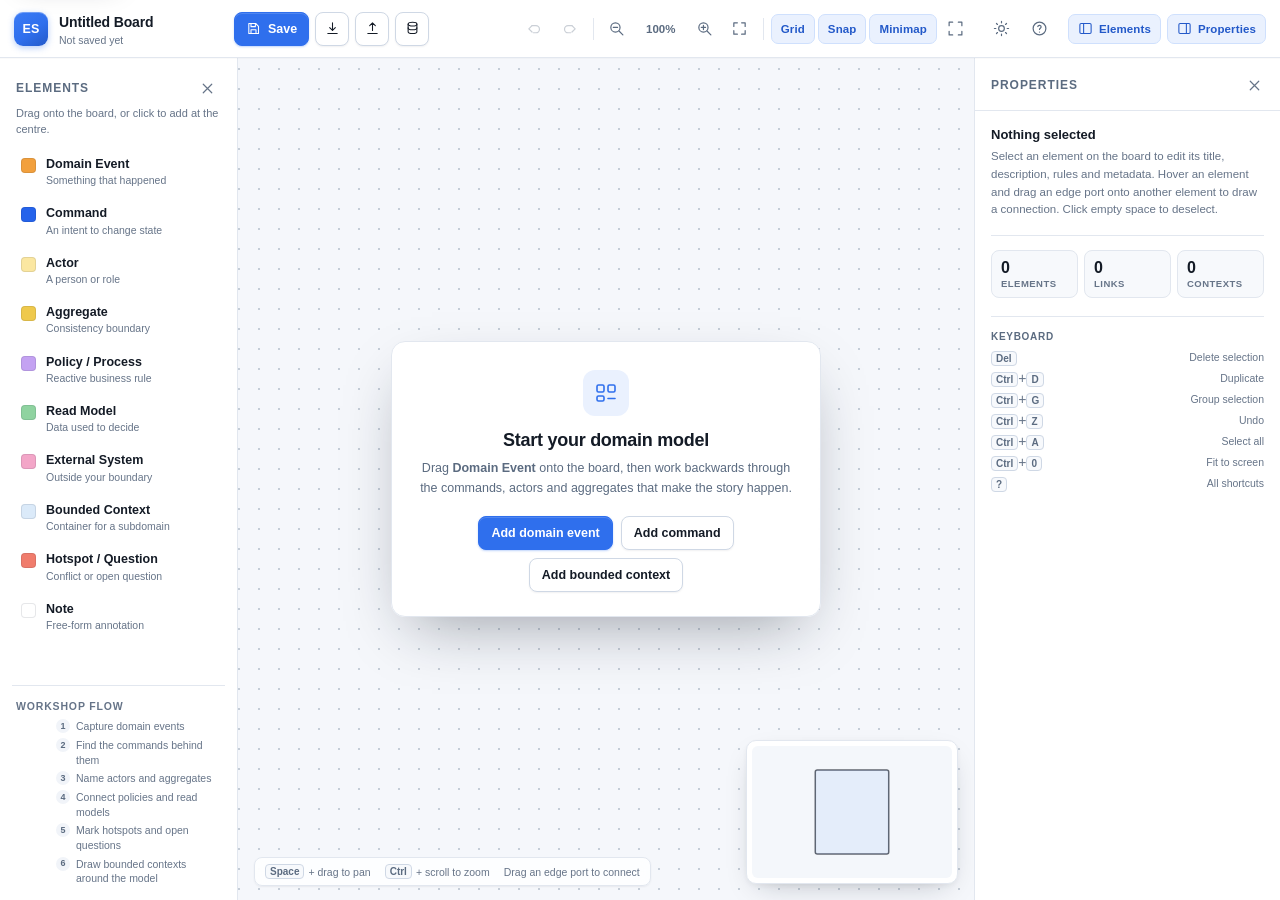
<file: index.html>
<!DOCTYPE html>
<html lang="en">
<head>
  <meta charset="UTF-8">
  <meta name="viewport" content="width=device-width, initial-scale=1">
  <meta name="description" content="A standalone Event Storming workspace for domain modeling workshops.">
  <meta name="color-scheme" content="light dark">
  <meta name="theme-color" content="#2F6FED">
  <link rel="icon" href="data:image/svg+xml,%3Csvg xmlns='http://www.w3.org/2000/svg' viewBox='0 0 32 32'%3E%3Crect width='32' height='32' rx='7' fill='%232F6FED'/%3E%3Ctext x='16' y='22' font-family='Segoe UI,Arial,sans-serif' font-size='13' font-weight='700' fill='white' text-anchor='middle'%3EES%3C/text%3E%3C/svg%3E">
  <title>Event Storming Board</title>
  <script>
    /* Apply the saved theme and panel layout before paint to avoid a flash. */
    (function () {
      var root = document.documentElement;
      var theme = null;
      var panels = null;
      try { theme = localStorage.getItem('esb:v1:theme'); } catch (err) { theme = null; }
      try { panels = JSON.parse(localStorage.getItem('esb:v1:panels') || 'null'); } catch (err) { panels = null; }
      if (theme !== 'light' && theme !== 'dark') {
        theme = window.matchMedia && window.matchMedia('(prefers-color-scheme: dark)').matches
          ? 'dark'
          : 'light';
      }
      root.setAttribute('data-theme', theme);
      root.style.colorScheme = theme;
      if (panels && panels.sidebar === false) root.classList.add('sidebar-collapsed');
      if (panels && panels.inspector === false) root.classList.add('inspector-collapsed');
      var meta = document.querySelector('meta[name="theme-color"]');
      if (meta) meta.setAttribute('content', theme === 'dark' ? '#0B1119' : '#2F6FED');
    })();
  </script>
  <link rel="stylesheet" href="styles.css">
</head>
<body>
  <a class="skip-link" href="#canvasSurface">Skip to board</a>
  <noscript>
    <div class="noscript" role="alert">
      <strong>JavaScript is required.</strong> Event Storm Board runs entirely in your browser, so enable
      JavaScript and reload this page. Your saved boards stay in this browser.
    </div>
  </noscript>
  <div class="app" id="app">

    <header class="toolbar" role="banner">
      <div class="toolbar__brand">
        <span class="brand-mark" aria-hidden="true">ES</span>
        <div class="project-block">
          <input id="projectName" class="project-name" type="text" value="Untitled Board"
                 aria-label="Project name" spellcheck="false" autocomplete="off">
          <span class="save-status" id="saveStatus" role="status" aria-live="polite">Not saved yet</span>
        </div>
      </div>

      <div class="toolbar__group toolbar__group--primary" role="group" aria-label="Project actions">
        <button id="btnSave" class="btn btn--primary" type="button" title="Save project (Ctrl+S)" aria-keyshortcuts="Control+S">
          <svg viewBox="0 0 24 24" aria-hidden="true"><path d="M4.5 4h11L20 8.5V20H4.5z"/><path d="M8 4v5h7V4M8 20v-6h8v6"/></svg>
          <span>Save</span>
        </button>
        <button id="btnExport" class="btn" type="button" title="Export the project as JSON">
          <svg viewBox="0 0 24 24" aria-hidden="true"><path d="M12 3v12M7.5 10.5 12 15l4.5-4.5M4.5 20h15"/></svg>
          <span>Export</span>
        </button>
        <button id="btnImport" class="btn" type="button" title="Import a project JSON file">
          <svg viewBox="0 0 24 24" aria-hidden="true"><path d="M12 15V3M7.5 7.5 12 3l4.5 4.5M4.5 20h15"/></svg>
          <span>Import</span>
        </button>
        <button id="btnStorage" class="btn" type="button" title="Inspect, repair or clear local project storage">
          <svg viewBox="0 0 24 24" aria-hidden="true"><ellipse cx="12" cy="5" rx="7" ry="3"/><path d="M5 5v6c0 1.7 3.1 3 7 3s7-1.3 7-3V5"/><path d="M5 11v6c0 1.7 3.1 3 7 3s7-1.3 7-3v-6"/></svg>
          <span>Storage</span>
        </button>
      </div>

      <div class="toolbar__group toolbar__group--tools" role="group" aria-label="Board tools">
        <button id="btnUndo" class="icon-btn" type="button" aria-label="Undo" title="Undo (Ctrl+Z)" aria-keyshortcuts="Control+Z" disabled>
          <svg viewBox="0 0 24 24" aria-hidden="true"><path d="M8.5 8H14a5 5 0 0 1 0 10h-3.5"/><path d="M8.5 8 4 12.5 8.5 17"/></svg>
        </button>
        <button id="btnRedo" class="icon-btn" type="button" aria-label="Redo" title="Redo (Ctrl+Y)" aria-keyshortcuts="Control+Shift+Z" disabled>
          <svg viewBox="0 0 24 24" aria-hidden="true"><path d="M15.5 8H10a5 5 0 0 0 0 10h3.5"/><path d="M15.5 8 20 12.5 15.5 17"/></svg>
        </button>

        <span class="toolbar__divider" aria-hidden="true"></span>

        <button id="btnZoomOut" class="icon-btn" type="button" aria-label="Zoom out" title="Zoom out (−)">
          <svg viewBox="0 0 24 24" aria-hidden="true"><circle cx="10.5" cy="10.5" r="6.5"/><path d="M15.5 15.5 21 21M7.5 10.5h6"/></svg>
        </button>
        <button id="zoomLabel" class="zoom-label" type="button" aria-label="Reset zoom to 100%" title="Reset zoom to 100%">100%</button>
        <button id="btnZoomIn" class="icon-btn" type="button" aria-label="Zoom in" title="Zoom in (+)">
          <svg viewBox="0 0 24 24" aria-hidden="true"><circle cx="10.5" cy="10.5" r="6.5"/><path d="M15.5 15.5 21 21M7.5 10.5h6M10.5 7.5v6"/></svg>
        </button>
        <button id="btnFit" class="icon-btn" type="button" aria-label="Fit board to screen" title="Fit to screen (Ctrl+0)" aria-keyshortcuts="Control+0">
          <svg viewBox="0 0 24 24" aria-hidden="true"><path d="M9 4H4v5M15 4h5v5M9 20H4v-5M15 20h5v-5"/></svg>
        </button>

        <span class="toolbar__divider" aria-hidden="true"></span>

        <button id="btnGrid" class="toggle-btn" type="button" aria-pressed="true" title="Toggle grid (G)" aria-keyshortcuts="G">Grid</button>
        <button id="btnSnap" class="toggle-btn" type="button" aria-pressed="true" title="Snap elements to the grid">Snap</button>
        <button id="btnMinimap" class="toggle-btn" type="button" aria-pressed="true" title="Toggle minimap (M)" aria-keyshortcuts="M">Minimap</button>
        <button id="btnFullscreen" class="icon-btn" type="button" aria-label="Toggle fullscreen" title="Fullscreen (F)" aria-keyshortcuts="F" aria-pressed="false">
          <svg viewBox="0 0 24 24" aria-hidden="true"><path d="M8 3H3v5M16 3h5v5M8 21H3v-5M16 21h5v-5"/></svg>
        </button>
      </div>

      <div class="toolbar__group toolbar__group--help">
        <button id="btnTheme" class="icon-btn theme-toggle" type="button" aria-label="Dark mode" aria-pressed="false" title="Switch to dark theme">
          <svg class="theme-icon theme-icon--sun" viewBox="0 0 24 24" aria-hidden="true"><circle cx="12" cy="12" r="4"/><path d="M12 2v2M12 20v2M4.9 4.9l1.4 1.4M17.7 17.7l1.4 1.4M2 12h2M20 12h2M4.9 19.1l1.4-1.4M17.7 6.3l1.4-1.4"/></svg>
          <svg class="theme-icon theme-icon--moon" viewBox="0 0 24 24" aria-hidden="true"><path d="M20 13.2A8.1 8.1 0 0 1 10.8 4 8.5 8.5 0 1 0 20 13.2Z"/></svg>
        </button>
        <button id="btnHelp" class="icon-btn" type="button" aria-label="Keyboard shortcuts and help" title="Help (?)" aria-keyshortcuts="Shift+?">
          <svg viewBox="0 0 24 24" aria-hidden="true"><circle cx="12" cy="12" r="9"/><path d="M9.6 9.2a2.4 2.4 0 0 1 4.7.8c0 1.6-2.3 1.8-2.3 3.4"/><path d="M12 17h.01"/></svg>
        </button>
      </div>

      <div class="toolbar__group toolbar__group--compact" role="group" aria-label="Panels">
        <button id="btnToggleSidebar" class="toggle-btn toggle-btn--panel" type="button" aria-expanded="true" aria-controls="sidebar" aria-label="Elements panel" title="Hide elements panel">
          <svg viewBox="0 0 24 24" aria-hidden="true"><rect x="3" y="4" width="18" height="16" rx="2"/><path d="M9 4v16"/></svg>
          <span>Elements</span>
        </button>
        <button id="btnToggleInspector" class="toggle-btn toggle-btn--panel" type="button" aria-expanded="true" aria-controls="inspector" aria-label="Properties panel" title="Hide properties panel">
          <svg viewBox="0 0 24 24" aria-hidden="true"><rect x="3" y="4" width="18" height="16" rx="2"/><path d="M15 4v16"/></svg>
          <span>Properties</span>
        </button>
      </div>
    </header>

    <main class="workspace">

      <aside class="sidebar" id="sidebar" aria-label="Event Storming element palette">
        <div class="sidebar__header">
          <div class="sidebar__header-row">
            <h2 class="sidebar__title">Elements</h2>
            <button id="btnCloseSidebar" class="icon-btn icon-btn--subtle" type="button" aria-label="Hide elements panel" title="Hide elements panel">
              <svg viewBox="0 0 24 24" aria-hidden="true"><path d="M6 6l12 12M18 6 6 18"/></svg>
            </button>
          </div>
          <p class="sidebar__hint">Drag onto the board, or click to add at the centre.</p>
        </div>
        <div class="palette" id="palette"></div>
        <div class="sidebar__footer">
          <h3 class="sidebar__subtitle">Workshop flow</h3>
          <ol class="flow">
            <li>Capture domain events</li>
            <li>Find the commands behind them</li>
            <li>Name actors and aggregates</li>
            <li>Connect policies and read models</li>
            <li>Mark hotspots and open questions</li>
            <li>Draw bounded contexts around the model</li>
          </ol>
        </div>
      </aside>

      <section class="canvas-shell" id="canvasShell" aria-label="Event Storming board">
        <p class="sr-only" id="boardInstructions">The board is an interactive canvas. Use Tab to move through the elements. Enter renames the focused element, arrow keys move the selection, Delete removes it, and Escape clears the selection. Press question mark for the full keyboard guide.</p>
        <div class="canvas-surface" id="canvasSurface" tabindex="0"
             role="application"
             aria-label="Board canvas"
             aria-describedby="boardInstructions">
          <div class="board-layer" id="boardLayer">
            <svg class="groups-layer" id="groupsLayer" role="group" aria-label="Element groups"></svg>
            <svg class="connections-layer" id="connectionsLayer" role="group" aria-label="Connections"></svg>
            <div class="elements-layer" id="elementsLayer"></div>
          </div>
          <div class="marquee" id="marquee" hidden></div>
        </div>

        <div class="empty-state" id="emptyState">
          <div class="empty-state__card">
            <span class="empty-state__icon" aria-hidden="true">
              <svg viewBox="0 0 24 24"><rect x="3" y="4" width="7" height="7" rx="1.5"/><rect x="14" y="4" width="7" height="7" rx="1.5"/><rect x="3" y="15" width="7" height="5" rx="1.5"/><path d="M14 17.5h7"/></svg>
            </span>
            <h2>Start your domain model</h2>
            <p>Drag <strong>Domain Event</strong> onto the board, then work backwards through the commands, actors and aggregates that make the story happen.</p>
            <div class="empty-state__actions">
              <button type="button" class="btn btn--primary" data-quick-add="domainEvent">Add domain event</button>
              <button type="button" class="btn" data-quick-add="command">Add command</button>
              <button type="button" class="btn" data-quick-add="boundedContext">Add bounded context</button>
            </div>
          </div>
        </div>

        <div class="canvas-hint" id="canvasHint">
          <span><kbd>Space</kbd> + drag to pan</span>
          <span><kbd>Ctrl</kbd> + scroll to zoom</span>
          <span>Drag an edge port to connect</span>
        </div>

        <div class="minimap" id="minimap" aria-hidden="true">
          <canvas id="minimapCanvas" width="200" height="132"></canvas>
        </div>
      </section>

      <aside class="inspector" id="inspector" aria-label="Element properties">
        <div class="inspector__header">
          <h2 class="inspector__title" id="inspectorTitle">Properties</h2>
          <button id="btnCloseInspector" class="icon-btn icon-btn--subtle" type="button" aria-label="Hide properties panel" title="Hide properties panel">
            <svg viewBox="0 0 24 24" aria-hidden="true"><path d="M6 6l12 12M18 6 6 18"/></svg>
          </button>
        </div>

        <div class="inspector__scroll" id="inspectorScroll">

          <div class="inspector__empty" id="inspectorEmpty">
            <p class="inspector__empty-title">Nothing selected</p>
            <p class="inspector__empty-text">Select an element on the board to edit its title, description, rules and metadata. Hover an element and drag an edge port onto another element to draw a connection. Click empty space to deselect.</p>
            <div class="stats" id="boardStats" aria-label="Board summary"></div>
            <div class="shortcuts">
              <h3>Keyboard</h3>
              <dl>
                <div><dt><kbd>Del</kbd></dt><dd>Delete selection</dd></div>
                <div><dt><kbd>Ctrl</kbd>+<kbd>D</kbd></dt><dd>Duplicate</dd></div>
                <div><dt><kbd>Ctrl</kbd>+<kbd>G</kbd></dt><dd>Group selection</dd></div>
                <div><dt><kbd>Ctrl</kbd>+<kbd>Z</kbd></dt><dd>Undo</dd></div>
                <div><dt><kbd>Ctrl</kbd>+<kbd>A</kbd></dt><dd>Select all</dd></div>
                <div><dt><kbd>Ctrl</kbd>+<kbd>0</kbd></dt><dd>Fit to screen</dd></div>
                <div><dt><kbd>?</kbd></dt><dd>All shortcuts</dd></div>
              </dl>
            </div>
          </div>

          <form class="inspector__body" id="inspectorBody" hidden autocomplete="off">
            <div class="inspector__type-row">
              <label class="field field--inline">
                <span class="field__label">Type</span>
                <select id="fieldType" class="input"></select>
              </label>
              <span class="element-chip" id="fieldTypeChip">Domain Event</span>
            </div>

            <label class="field">
              <span class="field__label">Title</span>
              <input id="fieldTitle" class="input" type="text" maxlength="120" placeholder="Short, verb-led name">
            </label>

            <label class="field">
              <span class="field__label">Description</span>
              <textarea id="fieldDescription" class="input input--area" rows="3" placeholder="What does this element represent?"></textarea>
            </label>

            <label class="field">
              <span class="field__label">Business rules</span>
              <textarea id="fieldRules" class="input input--area" rows="3" placeholder="Invariants, constraints, decision criteria"></textarea>
            </label>

            <label class="field">
              <span class="field__label">Notes</span>
              <textarea id="fieldNotes" class="input input--area" rows="3" placeholder="Workshop notes, assumptions, follow-ups"></textarea>
            </label>

            <section class="field-group">
              <div class="field-group__header">
                <span class="field__label">Custom metadata</span>
                <button id="btnAddMeta" class="link-btn" type="button">Add field</button>
              </div>
              <div class="meta-list" id="metaList"></div>
              <p class="field__hint" id="metaEmpty">No custom fields yet.</p>
            </section>

            <section class="field-group">
              <span class="field__label">Placement</span>
              <div class="grid-2">
                <label class="field field--compact"><span class="field__label">X</span><input id="fieldX" class="input" type="number" step="1"></label>
                <label class="field field--compact"><span class="field__label">Y</span><input id="fieldY" class="input" type="number" step="1"></label>
                <label class="field field--compact"><span class="field__label">Width</span><input id="fieldW" class="input" type="number" step="1" min="80"></label>
                <label class="field field--compact"><span class="field__label">Height</span><input id="fieldH" class="input" type="number" step="1" min="48"></label>
              </div>
            </section>

            <label class="field">
              <span class="field__label">Bounded context</span>
              <select id="fieldContext" class="input"></select>
              <span class="field__hint">Groups the element inside a context container.</span>
            </label>

            <section class="field-group" id="contextMembers" hidden>
              <div class="field-group__header">
                <span class="field__label">Context members</span>
                <span class="context-members__count" id="contextMemberCount">0 elements</span>
              </div>
              <button id="btnSelectMembers" class="btn" type="button">Select members</button>
              <p class="field__hint">Elements assigned to this bounded context. Moving the context keeps them together.</p>
            </section>

            <section class="field-group" id="groupField" hidden>
              <div class="field-group__header">
                <span class="field__label">Group</span>
                <button id="btnUngroupElement" class="link-btn" type="button">Remove from group</button>
              </div>
              <input id="fieldGroupName" class="input" type="text" maxlength="80" placeholder="Group name">
              <p class="field__hint">Grouped elements are selected and moved together. Alt-click selects a single member.</p>
            </section>

            <p class="inspector__id">ID <code id="fieldId"></code></p>

            <div class="inspector__actions">
              <button id="btnDuplicate" class="btn" type="button">Duplicate</button>
              <button id="btnDelete" class="btn btn--danger" type="button">Delete</button>
            </div>
          </form>

          <form class="inspector__body" id="inspectorConnection" hidden autocomplete="off">
            <div class="inspector__type-row">
              <span class="field__label">Connection</span>
              <span class="element-chip element-chip--connection" id="connectionTypeChip">Flow</span>
            </div>

            <div class="grid-2">
              <label class="field field--compact">
                <span class="field__label">From</span>
                <input id="connectionFrom" class="input" type="text" readonly>
              </label>
              <label class="field field--compact">
                <span class="field__label">To</span>
                <input id="connectionTo" class="input" type="text" readonly>
              </label>
            </div>

            <label class="field">
              <span class="field__label">Label</span>
              <input id="connectionLabel" class="input" type="text" maxlength="200" placeholder="e.g. emits, triggers, validates">
            </label>

            <label class="field">
              <span class="field__label">Type</span>
              <select id="connectionType" class="input"></select>
            </label>

            <label class="field">
              <span class="field__label">Line style</span>
              <select id="connectionStyle" class="input"></select>
            </label>

            <p class="field__hint">Double-click a connection on the board to name it inline. Drag from an element edge port to create another.</p>

            <p class="inspector__id">ID <code id="connectionId"></code></p>

            <div class="inspector__actions">
              <button id="btnSwapConnection" class="btn" type="button" title="Reverse the arrow direction">Swap direction</button>
              <button id="btnDeleteConnection" class="btn btn--danger" type="button">Delete</button>
            </div>
          </form>

          <div class="inspector__multi" id="inspectorMulti" hidden>
            <p class="inspector__empty-title" id="multiTitle">3 elements selected</p>
            <p class="inspector__empty-text">Use the board to move them together, or apply an action below.</p>

            <section class="field-group" id="connectField" hidden>
              <span class="field__label">Connection</span>
              <button id="btnConnectSelection" class="btn" type="button" aria-describedby="connectHint">Connect selected elements</button>
              <p class="field__hint" id="connectHint">Create a flow connection from the first selected element to the second. Use the connection properties to change its label, type or direction.</p>
            </section>

            <section class="field-group">
              <label class="field">
                <span class="field__label">Group name</span>
                <input id="multiGroupName" class="input" type="text" maxlength="80" placeholder="Group 1">
              </label>
              <p class="field__hint" id="multiGroupHint">Group the selection to select and move it together.</p>
              <div class="inspector__actions">
                <button id="btnGroupMulti" class="btn" type="button">Group selection</button>
                <button id="btnUngroupMulti" class="btn" type="button" hidden>Ungroup</button>
              </div>
            </section>

            <div class="inspector__actions inspector__actions--stack">
              <button id="btnDuplicateMulti" class="btn" type="button">Duplicate selection</button>
              <button id="btnDeleteMulti" class="btn btn--danger" type="button">Delete selection</button>
            </div>
          </div>

        </div>
      </aside>

    </main>
  </div>

  <div class="toasts" id="toasts"></div>
  <div class="modal-root" id="modalRoot"></div>
  <input id="fileInput" type="file" accept=".json,application/json" aria-label="Import project file" hidden>

  <script src="modules/core/model.js"></script>
  <script src="modules/core/validate.js"></script>
  <script src="modules/core/history.js"></script>
  <script src="modules/core/projects.js"></script>
  <script src="modules/core/store.js"></script>
  <script src="modules/core/files.js"></script>
  <script src="modules/ui/modal.js"></script>
  <script src="modules/ui/a11y.js"></script>
  <script src="modules/ui/theme.js"></script>
  <script src="modules/board/canvas.js"></script>
  <script src="modules/board/elements.js"></script>
  <script src="modules/board/connections.js"></script>
  <script src="modules/board/groups.js"></script>
  <script src="modules/board/selection.js"></script>
  <script src="modules/board/minimap.js"></script>
  <script src="modules/ui/palette.js"></script>
  <script src="modules/ui/inspector.js"></script>
  <script src="modules/io/project-io.js"></script>
  <script src="modules/ui/storage.js"></script>
  <script src="modules/ui/toolbar.js"></script>
  <script src="modules/ui/shortcuts.js"></script>
  <script src="app.js"></script>
</body>
</html>
</file>
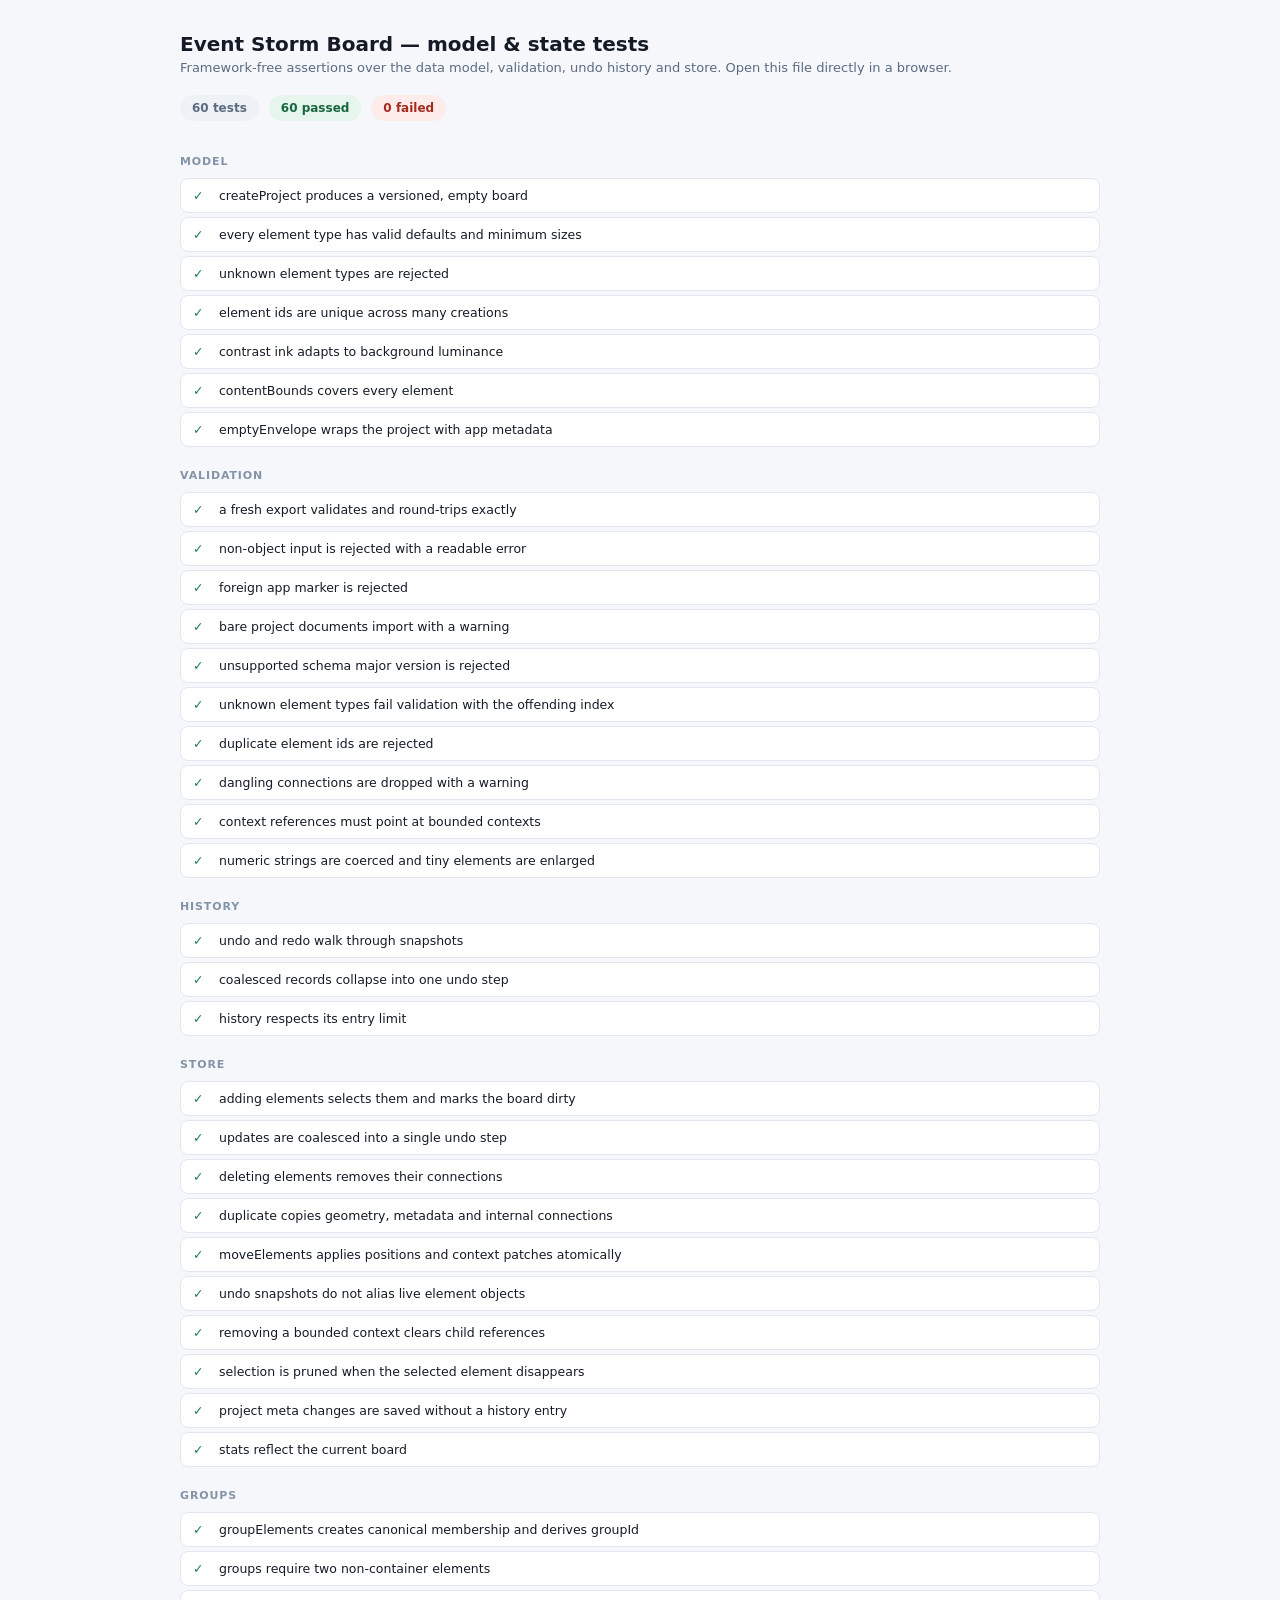
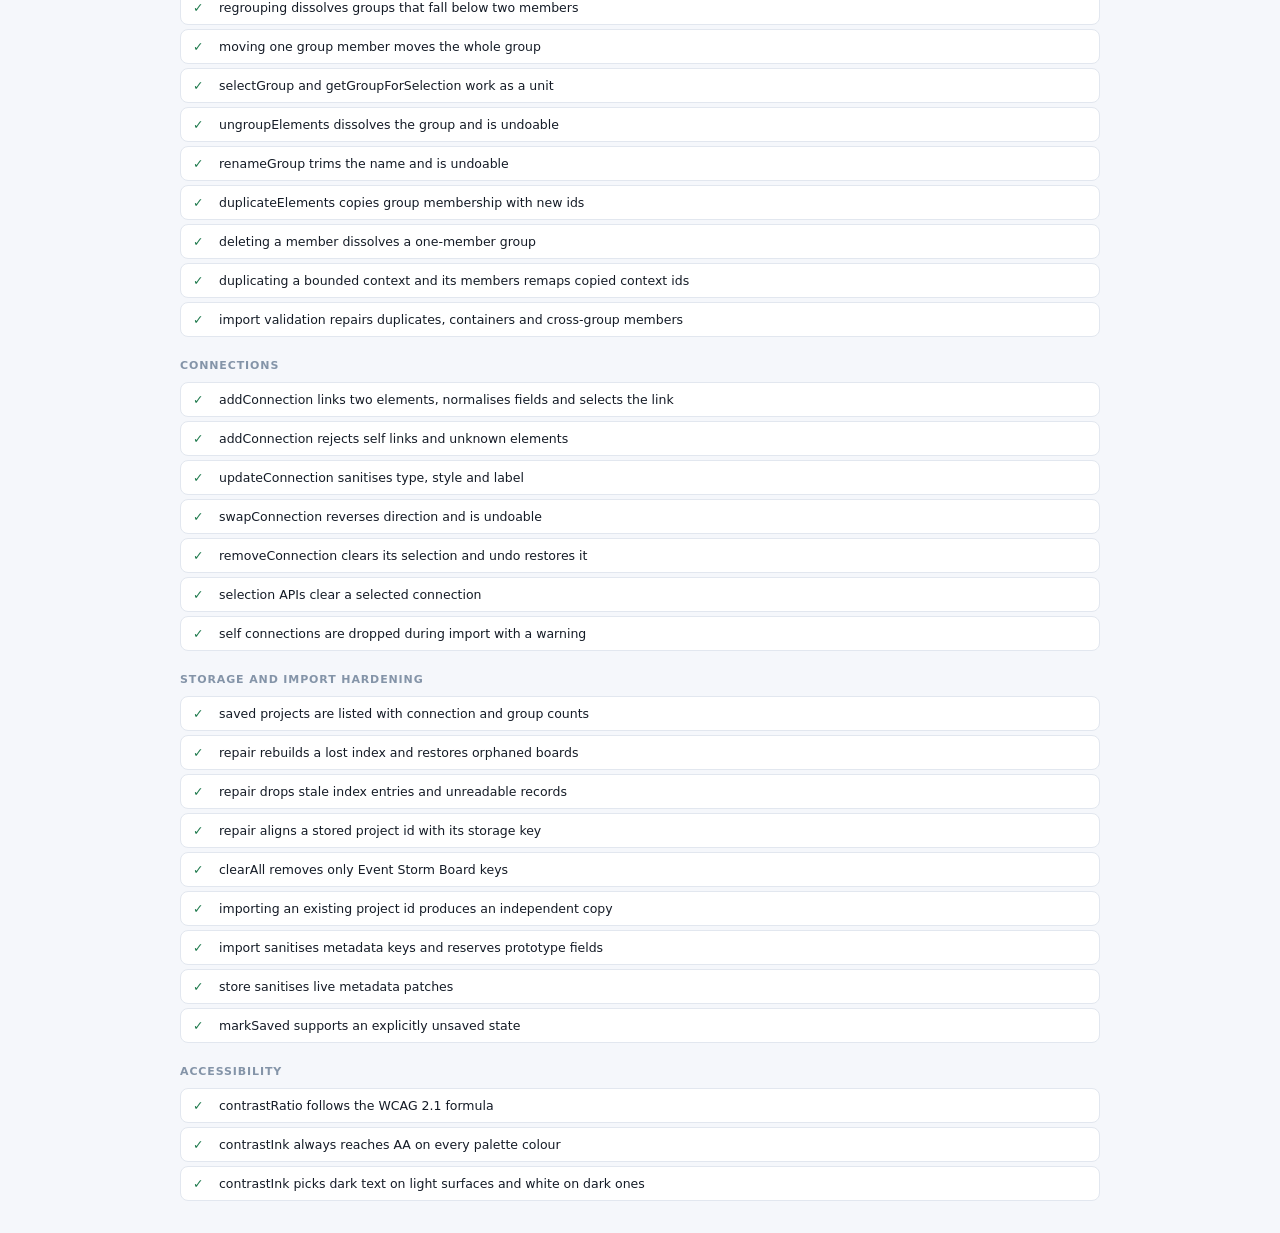
<file: tests/test.html>
<!DOCTYPE html>
<html lang="en">
<head>
  <meta charset="UTF-8">
  <meta name="viewport" content="width=device-width, initial-scale=1">
  <link rel="icon" href="data:image/svg+xml,%3Csvg xmlns='http://www.w3.org/2000/svg' viewBox='0 0 32 32'%3E%3Crect width='32' height='32' rx='7' fill='%232F6FED'/%3E%3Ctext x='16' y='22' font-family='Segoe UI,Arial,sans-serif' font-size='13' font-weight='700' fill='white' text-anchor='middle'%3EES%3C/text%3E%3C/svg%3E">
  <title>Event Storm Board — Model Tests</title>
  <style>
    :root { color-scheme: light; }
    body { font-family: "Segoe UI", system-ui, sans-serif; background: #f5f7fb; color: #141b26; margin: 0; padding: 32px; }
    main { max-width: 920px; margin: 0 auto; }
    h1 { font-size: 20px; margin: 0 0 4px; }
    p.sub { color: #5b6b80; font-size: 13px; margin: 0 0 20px; }
    .summary { display: flex; gap: 10px; margin-bottom: 16px; }
    .pill { padding: 6px 12px; border-radius: 999px; font-size: 12px; font-weight: 700; }
    .pill.pass { background: #e6f6ec; color: #17663f; }
    .pill.fail { background: #fdecea; color: #a32a1e; }
    .pill.total { background: #eef1f6; color: #5b6b80; }
    ol { list-style: none; padding: 0; margin: 0; display: flex; flex-direction: column; gap: 4px; }
    li { display: flex; gap: 10px; align-items: flex-start; padding: 9px 12px; background: #fff; border: 1px solid #e2e7ef; border-radius: 8px; font-size: 12.5px; }
    li .mark { font-weight: 800; width: 16px; flex: 0 0 auto; }
    li.ok .mark { color: #1f7a4d; }
    li.bad .mark { color: #c4382c; }
    li.bad { border-color: #edcbc7; background: #fffafa; }
    .detail { display: block; margin-top: 4px; color: #c4382c; font-family: Consolas, monospace; font-size: 11.5px; white-space: pre-wrap; }
    .group { margin: 18px 0 6px; font-size: 11px; text-transform: uppercase; letter-spacing: .08em; color: #8494a8; font-weight: 700; }
  </style>
</head>
<body>
  <main>
    <h1>Event Storm Board — model &amp; state tests</h1>
    <p class="sub">Framework-free assertions over the data model, validation, undo history and store. Open this file directly in a browser.</p>
    <div class="summary" id="summary"></div>
    <ol id="results"></ol>
  </main>

  <script src="../modules/core/model.js"></script>
  <script src="../modules/core/validate.js"></script>
  <script src="../modules/core/history.js"></script>
  <script src="../modules/core/projects.js"></script>
  <script src="../modules/core/store.js"></script>
  <script src="../modules/core/files.js"></script>
  <script src="../modules/io/project-io.js"></script>
  <script src="tests.js"></script>
</body>
</html>
</file>
<file: styles.css>
/* ==========================================================================
   Event Storm Board — stylesheet
   ========================================================================== */

:root {
  --bg: #eef1f6;
  --surface: #ffffff;
  --surface-2: #f7f9fc;
  --surface-3: #f1f4f9;
  --border: #e2e7ef;
  --border-strong: #cfd8e5;
  --text: #141b26;
  --text-muted: #5b6b80;
  --text-subtle: #667488;
  --accent: #2f6fed;
  --accent-strong: #2359c9;
  --accent-soft: #eaf1fe;
  --danger: #c4382c;
  --danger-soft: #fdf1f0;
  --success: #1f7a4d;
  --warning: #b25e09;
  --grid-dot: rgba(96, 116, 143, 0.32);
  --shadow-sm: 0 1px 2px rgba(16, 24, 40, 0.06);
  --shadow-md: 0 10px 28px -12px rgba(16, 24, 40, 0.28), 0 2px 6px rgba(16, 24, 40, 0.05);
  --shadow-lg: 0 24px 60px -20px rgba(16, 24, 40, 0.4);
  --radius-sm: 7px;
  --radius: 10px;
  --radius-lg: 14px;
  --toolbar-height: 58px;
  --sidebar-width: 238px;
  --inspector-width: 306px;
  --font: "Inter", "Segoe UI", -apple-system, BlinkMacSystemFont, "Helvetica Neue", Arial, sans-serif;
  --mono: "SFMono-Regular", "Cascadia Mono", Consolas, "Liberation Mono", monospace;
}

*,
*::before,
*::after {
  box-sizing: border-box;
}

[hidden] {
  display: none !important;
}

html,
body {
  height: 100%;
}

body {
  margin: 0;
  font-family: var(--font);
  font-size: 14px;
  color: var(--text);
  background: var(--bg);
  overflow: hidden;
  -webkit-font-smoothing: antialiased;
  text-rendering: optimizeLegibility;
}

button,
input,
textarea,
select {
  font-family: inherit;
  font-size: inherit;
  color: inherit;
}

button {
  cursor: pointer;
}

h1, h2, h3, p, dl, dd, dt, ol, ul {
  margin: 0;
}

kbd {
  font-family: var(--font);
  font-size: 10px;
  font-weight: 600;
  padding: 1px 4px;
  border-radius: 4px;
  border: 1px solid var(--border-strong);
  background: var(--surface-2);
  color: var(--text-muted);
}

:focus-visible {
  outline: 2px solid var(--accent);
  outline-offset: 2px;
}

/* Visible only to screen readers; also the shared polite live region. */
.sr-only {
  position: absolute !important;
  width: 1px;
  height: 1px;
  padding: 0;
  margin: -1px;
  overflow: hidden;
  clip: rect(0 0 0 0);
  clip-path: inset(50%);
  white-space: nowrap;
  border: 0;
}

.skip-link {
  position: fixed;
  top: 10px;
  left: 10px;
  z-index: 300;
  padding: 10px 16px;
  border-radius: 8px;
  background: var(--surface);
  border: 2px solid var(--accent);
  box-shadow: var(--shadow-md);
  color: var(--accent-strong);
  font-size: 13px;
  font-weight: 650;
  text-decoration: none;
  transform: translateY(-160%);
  transition: transform 0.15s ease;
}

.skip-link:focus-visible {
  transform: none;
}

.noscript {
  margin: 16px;
  padding: 14px 18px;
  border: 1px solid #edcbc7;
  border-left: 4px solid var(--danger);
  border-radius: var(--radius);
  background: #fffafa;
  color: var(--text);
  font-size: 13px;
  line-height: 1.55;
}

::selection {
  background: rgba(47, 111, 237, 0.22);
}

/* --------------------------------------------------------------------------
   Layout
   -------------------------------------------------------------------------- */

.app {
  display: grid;
  grid-template-rows: var(--toolbar-height) minmax(0, 1fr);
  height: 100vh;
  height: 100dvh;
}

.workspace {
  display: grid;
  grid-template-columns: var(--sidebar-width) minmax(0, 1fr) var(--inspector-width);
  min-height: 0;
}

/* --------------------------------------------------------------------------
   Toolbar
   -------------------------------------------------------------------------- */

.toolbar {
  display: flex;
  align-items: center;
  gap: 18px;
  padding: 0 14px;
  background: var(--surface);
  border-bottom: 1px solid var(--border);
  box-shadow: 0 1px 0 rgba(16, 24, 40, 0.02);
  position: relative;
  z-index: 40;
  min-width: 0;
}

.toolbar__brand {
  display: flex;
  align-items: center;
  gap: 10px;
  min-width: 0;
  flex: 0 1 auto;
}

.brand-mark {
  display: inline-flex;
  align-items: center;
  justify-content: center;
  width: 34px;
  height: 34px;
  border-radius: 9px;
  background: linear-gradient(145deg, #3b7bf5 0%, #2f6fed 55%, #2359c9 100%);
  color: #fff;
  font-size: 12.5px;
  font-weight: 750;
  letter-spacing: 0.02em;
  box-shadow: 0 2px 6px rgba(47, 111, 237, 0.35), inset 0 1px 0 rgba(255, 255, 255, 0.28);
  flex: 0 0 auto;
  user-select: none;
}

.project-block {
  display: flex;
  flex-direction: column;
  min-width: 0;
  gap: 1px;
}

.project-name {
  width: 214px;
  max-width: 30vw;
  padding: 2px 6px;
  margin-left: -6px;
  border: 1px solid transparent;
  border-radius: 6px;
  background: transparent;
  font-size: 14px;
  font-weight: 650;
  letter-spacing: -0.01em;
  color: var(--text);
  transition: background 0.15s ease, border-color 0.15s ease;
}

.project-name:hover {
  background: var(--surface-3);
}

.project-name:focus {
  outline: none;
  background: var(--surface);
  border-color: var(--accent);
  box-shadow: 0 0 0 3px var(--accent-soft);
}

.save-status {
  font-size: 10.5px;
  line-height: 1.2;
  color: var(--text-subtle);
  padding-left: 1px;
  white-space: nowrap;
  max-width: 240px;
  overflow: hidden;
  text-overflow: ellipsis;
}

.save-status--dirty {
  color: var(--warning);
}

.save-status--error {
  color: var(--danger);
}

.toolbar__group {
  display: flex;
  align-items: center;
  gap: 6px;
  flex: 0 0 auto;
}

.toolbar__group--tools {
  margin-left: auto;
}

.toolbar__group--help {
  flex: 0 0 auto;
  margin-left: 2px;
}

.toolbar__group--compact {
  display: flex;
}

.toolbar__divider {
  width: 1px;
  height: 22px;
  background: var(--border);
  margin: 0 4px;
  flex: 0 0 auto;
}

/* Buttons ------------------------------------------------------------------ */

.btn {
  display: inline-flex;
  align-items: center;
  justify-content: center;
  gap: 7px;
  height: 34px;
  padding: 0 12px;
  border: 1px solid var(--border-strong);
  border-radius: 8px;
  background: var(--surface);
  color: var(--text);
  font-size: 12.5px;
  font-weight: 560;
  white-space: nowrap;
  box-shadow: var(--shadow-sm);
  transition: background 0.15s ease, border-color 0.15s ease, transform 0.06s ease;
}

.btn:hover {
  background: var(--surface-2);
  border-color: #bcc8d8;
}

.btn:active {
  transform: translateY(0.5px);
}

.btn svg {
  width: 15px;
  height: 15px;
  fill: none;
  stroke: currentColor;
  stroke-width: 1.7;
  stroke-linecap: round;
  stroke-linejoin: round;
}

.btn--primary {
  background: var(--accent);
  border-color: var(--accent);
  color: #fff;
  box-shadow: 0 1px 2px rgba(47, 111, 237, 0.3), inset 0 1px 0 rgba(255, 255, 255, 0.16);
}

.btn--primary:hover {
  background: var(--accent-strong);
  border-color: var(--accent-strong);
}

.btn--danger {
  color: var(--danger);
  border-color: #edcbc7;
  background: var(--surface);
}

.btn--danger:hover {
  background: var(--danger-soft);
  border-color: #e2b1ab;
}

.btn[disabled] {
  opacity: 0.45;
  cursor: not-allowed;
}

.icon-btn {
  display: inline-flex;
  align-items: center;
  justify-content: center;
  width: 32px;
  height: 32px;
  padding: 0;
  border: 1px solid transparent;
  border-radius: 7px;
  background: transparent;
  color: var(--text-muted);
  transition: background 0.15s ease, color 0.15s ease, border-color 0.15s ease;
  flex: 0 0 auto;
}

.icon-btn svg {
  width: 17px;
  height: 17px;
  fill: none;
  stroke: currentColor;
  stroke-width: 1.7;
  stroke-linecap: round;
  stroke-linejoin: round;
}

.theme-icon--moon {
  display: none;
}

html[data-theme="dark"] .theme-icon--sun {
  display: none;
}

html[data-theme="dark"] .theme-icon--moon {
  display: block;
}

.icon-btn:hover {
  background: var(--surface-3);
  color: var(--text);
}

.icon-btn:disabled {
  opacity: 0.32;
  cursor: not-allowed;
  background: transparent;
}

.icon-btn[aria-pressed="true"] {
  background: var(--accent-soft);
  color: var(--accent);
}

.icon-btn--subtle {
  width: 28px;
  height: 28px;
  color: var(--text-subtle);
}

.toggle-btn {
  height: 30px;
  padding: 0 9px;
  border: 1px solid transparent;
  border-radius: 7px;
  background: transparent;
  color: var(--text-muted);
  font-size: 11.5px;
  font-weight: 600;
  letter-spacing: 0.01em;
  transition: background 0.15s ease, color 0.15s ease, border-color 0.15s ease;
  flex: 0 0 auto;
}

.toggle-btn--panel {
  display: inline-flex;
  align-items: center;
  gap: 6px;
}

.toggle-btn svg {
  width: 15px;
  height: 15px;
  fill: none;
  stroke: currentColor;
  stroke-width: 1.7;
  stroke-linecap: round;
  stroke-linejoin: round;
  flex: 0 0 auto;
}

.toggle-btn:hover {
  background: var(--surface-3);
  color: var(--text);
}

.toggle-btn[aria-pressed="true"],
.toggle-btn[aria-expanded="true"] {
  background: var(--accent-soft);
  border-color: #cfe0fd;
  color: var(--accent-strong);
}

.zoom-label {
  min-width: 50px;
  height: 30px;
  padding: 0 4px;
  border: 1px solid transparent;
  border-radius: 6px;
  background: transparent;
  color: var(--text-muted);
  font-size: 11.5px;
  font-weight: 600;
  font-variant-numeric: tabular-nums;
}

.zoom-label:hover {
  background: var(--surface-3);
  color: var(--text);
}

.link-btn {
  border: 0;
  background: none;
  color: var(--accent);
  font-size: 11.5px;
  font-weight: 600;
  padding: 2px 4px;
  border-radius: 5px;
}

.link-btn:hover {
  background: var(--accent-soft);
}

/* --------------------------------------------------------------------------
   Sidebar
   -------------------------------------------------------------------------- */

.sidebar {
  display: flex;
  flex-direction: column;
  min-height: 0;
  background: var(--surface);
  border-right: 1px solid var(--border);
  padding: 14px 12px 10px;
  overflow-y: auto;
  z-index: 30;
}

.sidebar__header {
  padding: 2px 4px 10px;
}

.sidebar__header-row {
  display: flex;
  align-items: center;
  justify-content: space-between;
  gap: 8px;
}

.sidebar__title {
  font-size: 12px;
  font-weight: 700;
  letter-spacing: 0.08em;
  text-transform: uppercase;
  color: var(--text-muted);
}

.sidebar__hint {
  margin-top: 4px;
  font-size: 11px;
  line-height: 1.45;
  color: var(--text-subtle);
}

.palette {
  display: flex;
  flex-direction: column;
  gap: 2px;
}

.palette-item {
  display: flex;
  align-items: flex-start;
  gap: 10px;
  width: 100%;
  padding: 7px 8px;
  border: 1px solid transparent;
  border-radius: 8px;
  background: transparent;
  text-align: left;
  cursor: grab;
  transition: background 0.14s ease, border-color 0.14s ease, box-shadow 0.14s ease;
}

.palette-item:hover {
  background: var(--surface);
  border-color: var(--border);
  box-shadow: var(--shadow-sm);
}

.palette-item:active {
  cursor: grabbing;
}

.palette-item.is-dragging {
  opacity: 0.5;
}

.palette-item__swatch {
  width: 15px;
  height: 15px;
  margin-top: 2px;
  border-radius: 4px;
  box-shadow: inset 0 0 0 1px rgba(16, 24, 40, 0.1);
  flex: 0 0 auto;
}

.palette-item__text {
  min-width: 0;
}

.palette-item__label {
  display: block;
  font-size: 12.5px;
  font-weight: 600;
  color: var(--text);
  line-height: 1.3;
}

.palette-item__hint {
  display: block;
  font-size: 10.5px;
  color: var(--text-subtle);
  line-height: 1.35;
  margin-top: 1px;
}

.sidebar__footer {
  margin-top: auto;
  padding: 14px 4px 4px;
  border-top: 1px solid var(--border);
}

.sidebar__subtitle {
  font-size: 10.5px;
  font-weight: 700;
  letter-spacing: 0.08em;
  text-transform: uppercase;
  color: var(--text-subtle);
  margin-bottom: 7px;
}

.flow {
  list-style: none;
  counter-reset: flow;
  display: flex;
  flex-direction: column;
  gap: 4px;
}

.flow li {
  counter-increment: flow;
  position: relative;
  padding-left: 20px;
  font-size: 10.5px;
  line-height: 1.4;
  color: var(--text-subtle);
}

.flow li::before {
  content: counter(flow);
  position: absolute;
  left: 0;
  top: 0;
  width: 14px;
  height: 14px;
  border-radius: 50%;
  background: var(--surface-3);
  color: var(--text-muted);
  font-size: 9px;
  font-weight: 700;
  display: flex;
  align-items: center;
  justify-content: center;
}

/* --------------------------------------------------------------------------
   Canvas
   -------------------------------------------------------------------------- */

.canvas-shell {
  position: relative;
  min-width: 0;
  min-height: 0;
  overflow: hidden;
  background: #f5f7fb;
}

.canvas-surface {
  position: absolute;
  inset: 0;
  overflow: hidden;
  background-color: #f5f7fb;
  background-image: radial-gradient(circle at 1px 1px, var(--grid-dot) 1px, transparent 0);
  background-size: var(--grid-size, 20px) var(--grid-size, 20px);
  background-position: var(--grid-x, 0) var(--grid-y, 0);
  outline: none;
  cursor: default;
  touch-action: none;
  transition: background-color 0.2s ease;
}

.canvas-surface--no-grid {
  background-image: none;
}

.canvas-surface.is-pan-ready {
  cursor: grab;
}

.canvas-surface.is-panning {
  cursor: grabbing;
}

.canvas-surface.is-drop-target {
  background-color: #eef4ff;
  box-shadow: inset 0 0 0 2px rgba(47, 111, 237, 0.35);
}

.board-layer {
  position: absolute;
  top: 0;
  left: 0;
  width: 0;
  height: 0;
  transform-origin: 0 0;
  will-change: transform;
}

.elements-layer {
  position: absolute;
  top: 0;
  left: 0;
  width: 0;
  height: 0;
}

.connections-layer {
  position: absolute;
  top: 0;
  left: 0;
  z-index: 5;
  width: 1px;
  height: 1px;
  overflow: visible;
  pointer-events: none;
}

.groups-layer {
  position: absolute;
  top: 0;
  left: 0;
  z-index: 4;
  width: 1px;
  height: 1px;
  overflow: visible;
  pointer-events: none;
}

.group-outline {
  pointer-events: none;
}

.group-outline__box {
  fill: rgba(47, 111, 237, 0.055);
  stroke: rgba(47, 111, 237, 0.42);
  stroke-width: 1.5;
  stroke-dasharray: 7 6;
}

.group-outline.is-selected .group-outline__box {
  fill: rgba(47, 111, 237, 0.1);
  stroke: var(--accent);
  stroke-width: 2;
  stroke-dasharray: none;
}

.group-outline__label {
  pointer-events: auto;
  cursor: pointer;
  outline: none;
}

.group-outline__chip {
  fill: #ffffff;
  stroke: rgba(16, 24, 40, 0.14);
  stroke-width: 1;
}

.group-outline__label:hover .group-outline__chip,
.group-outline__label:focus-visible .group-outline__chip {
  stroke: var(--accent);
  stroke-width: 1.5;
}

.group-outline.is-selected .group-outline__chip {
  fill: var(--accent);
  stroke: var(--accent);
}

.group-outline__text {
  font-family: var(--font);
  font-size: 10.5px;
  font-weight: 700;
  letter-spacing: 0.01em;
  fill: #3b4a60;
  pointer-events: none;
}

.group-outline.is-selected .group-outline__text {
  fill: #ffffff;
}

.connection {
  pointer-events: none;
}

.connection__hit {
  fill: none;
  stroke: transparent;
  stroke-width: 20;
  stroke-linecap: round;
  pointer-events: stroke;
  cursor: pointer;
}

.connection__line {
  fill: none;
  stroke-width: 2;
  stroke-linecap: round;
  pointer-events: none;
  transition: stroke-width 0.12s ease;
}

.connection__line--dashed {
  stroke-dasharray: 7 6;
}

.connection.is-selected .connection__line {
  stroke-width: 2.75;
}

.connection__label {
  font-family: var(--font);
  font-size: 10.5px;
  font-weight: 650;
  fill: #34435a;
  pointer-events: none;
}

.connection__label-bg {
  fill: #ffffff;
  stroke: rgba(16, 24, 40, 0.12);
  stroke-width: 1;
  pointer-events: auto;
  cursor: pointer;
}

.connection.is-selected .connection__label-bg {
  stroke: rgba(47, 111, 237, 0.5);
}

.connection__temp {
  fill: none;
  stroke: var(--accent);
  stroke-width: 2;
  stroke-dasharray: 6 5;
  stroke-linecap: round;
  pointer-events: none;
}

.connection-label-editor {
  overflow: visible;
}

.connection-label-input {
  width: 100%;
  height: 100%;
  padding: 0 9px;
  border: 1.5px solid var(--accent);
  border-radius: 6px;
  background: #ffffff;
  color: var(--text);
  font-family: var(--font);
  font-size: 11px;
  outline: none;
  box-shadow: 0 4px 12px rgba(16, 24, 40, 0.18);
}

body.is-connecting,
body.is-connecting * {
  cursor: crosshair !important;
}

.element.is-connect-target {
  outline-color: #159a67;
  box-shadow: 0 0 0 4px rgba(21, 154, 103, 0.18), 0 10px 22px -12px rgba(16, 24, 40, 0.5);
}

/* Elements ----------------------------------------------------------------- */

.element {
  --el-bg: #ffffff;
  --el-ink: #141b26;
  --el-line: rgba(16, 24, 40, 0.14);
  position: absolute;
  display: flex;
  flex-direction: column;
  gap: 3px;
  padding: 9px 11px;
  border-radius: 8px;
  background-color: var(--el-bg);
  background-image: linear-gradient(180deg, rgba(255, 255, 255, 0.24), rgba(255, 255, 255, 0) 46%);
  color: var(--el-ink);
  border: 1px solid var(--el-line);
  box-shadow: 0 1px 1px rgba(16, 24, 40, 0.07), 0 7px 16px -10px rgba(16, 24, 40, 0.4);
  overflow: hidden;
  cursor: grab;
  user-select: none;
  transition: box-shadow 0.16s ease, outline-color 0.16s ease;
  outline: 2px solid transparent;
  outline-offset: 2px;
}

.element:hover {
  box-shadow: 0 1px 2px rgba(16, 24, 40, 0.1), 0 12px 24px -12px rgba(16, 24, 40, 0.45);
}

.element:active {
  cursor: grabbing;
}

.element.is-selected {
  outline-color: var(--accent);
  box-shadow: 0 0 0 4px rgba(47, 111, 237, 0.16), 0 10px 22px -12px rgba(16, 24, 40, 0.5);
}

.element:focus-visible {
  outline: 3px solid var(--accent);
  outline-offset: 2px;
}

.connection:focus-visible {
  outline: none;
}

.connection:focus-visible .connection__line {
  stroke-width: 3.25;
  filter: drop-shadow(0 0 2px rgba(47, 111, 237, 0.55));
}

.connection:focus-visible .connection__label-bg {
  stroke: var(--accent);
  stroke-width: 2;
}

.element.is-editing {
  cursor: text;
}

.element__type {
  font-size: 8.5px;
  font-weight: 750;
  letter-spacing: 0.09em;
  text-transform: uppercase;
  opacity: 0.88;
  line-height: 1.2;
  white-space: nowrap;
  overflow: hidden;
  text-overflow: ellipsis;
}

.element__title {
  font-size: 13px;
  font-weight: 650;
  line-height: 1.25;
  letter-spacing: -0.005em;
  overflow: hidden;
  display: -webkit-box;
  -webkit-line-clamp: 3;
  -webkit-box-orient: vertical;
  overflow-wrap: anywhere;
}

.element__title.is-editing {
  outline: none;
  display: block;
  -webkit-line-clamp: unset;
  cursor: text;
  background: rgba(255, 255, 255, 0.55);
  border-radius: 4px;
  box-shadow: 0 0 0 1px rgba(16, 24, 40, 0.15);
  padding: 0 2px;
  margin: 0 -2px;
}

.element__desc {
  font-size: 10.5px;
  line-height: 1.4;
  opacity: 0.9;
  overflow: hidden;
  display: -webkit-box;
  -webkit-line-clamp: 4;
  -webkit-box-orient: vertical;
  overflow-wrap: anywhere;
}

.element__resize {
  position: absolute;
  right: 1px;
  bottom: 1px;
  width: 16px;
  height: 16px;
  padding: 0;
  border: 0;
  background: none;
  opacity: 0;
  cursor: nwse-resize;
  transition: opacity 0.12s ease;
}

.element__resize::before {
  content: "";
  position: absolute;
  right: 4px;
  bottom: 4px;
  width: 7px;
  height: 7px;
  border-right: 2px solid var(--el-ink);
  border-bottom: 2px solid var(--el-ink);
  border-bottom-right-radius: 2px;
  opacity: 0.55;
}

.element:hover .element__resize,
.element.is-selected .element__resize {
  opacity: 1;
}

.element__resize:hover::before {
  opacity: 0.9;
}

.element__ports {
  position: absolute;
  inset: 0;
  pointer-events: none;
}

.element__port {
  position: absolute;
  width: 10px;
  height: 10px;
  padding: 0;
  margin: 0;
  border: 1.5px solid var(--accent);
  border-radius: 50%;
  background: #ffffff;
  opacity: 0;
  pointer-events: auto;
  cursor: crosshair;
  z-index: 3;
  transition: opacity 0.12s ease, transform 0.12s ease, background-color 0.12s ease;
}

.element__port::after {
  content: "";
  position: absolute;
  inset: -7px;
  border-radius: 50%;
}

.element:hover .element__port,
.element.is-selected .element__port,
.element:focus-within .element__port {
  opacity: 1;
}

.element__port:hover,
.element__port:focus-visible {
  background: var(--accent);
  transform: scale(1.25);
}

.element__port--top {
  top: 2px;
  left: 50%;
  margin-left: -5px;
}

.element__port--bottom {
  bottom: 2px;
  left: 50%;
  margin-left: -5px;
}

.element__port--left {
  left: 2px;
  top: 50%;
  margin-top: -5px;
}

.element__port--right {
  right: 2px;
  top: 50%;
  margin-top: -5px;
}

@media (pointer: coarse) {
  .element__port {
    opacity: 0.6;
  }
}

.element--note {
  border-color: rgba(16, 24, 40, 0.12);
  background-image: linear-gradient(180deg, rgba(247, 249, 252, 0.9), rgba(255, 255, 255, 0));
}

.element--actor {
  border-radius: 18px;
  padding-left: 14px;
}

.element--hotspot .element__title::before {
  content: "?";
  display: inline-flex;
  align-items: center;
  justify-content: center;
  width: 13px;
  height: 13px;
  margin-right: 4px;
  border-radius: 50%;
  background: rgba(255, 255, 255, 0.7);
  color: #a02b1c;
  font-size: 9px;
  font-weight: 800;
  vertical-align: 1px;
}

.element--aggregate {
  border-width: 1.5px;
  border-color: rgba(61, 46, 0, 0.32);
  border-color: color-mix(in srgb, var(--el-ink) 30%, transparent);
}

.element--container {
  padding: 12px 14px;
  border: 1.5px dashed #8fb4d9;
  border-radius: 12px;
  background-color: var(--el-bg);
  background-image: linear-gradient(180deg, rgba(255, 255, 255, 0.55), rgba(255, 255, 255, 0.28));
  box-shadow: none;
  cursor: default;
  color: #123a5b;
}

.element--container:hover {
  box-shadow: inset 0 0 0 1px rgba(47, 111, 237, 0.1);
}

.element--container .element__title {
  font-size: 15px;
  font-weight: 700;
  color: #123a5b;
  cursor: grab;
  display: block;
  overflow: hidden;
  text-overflow: ellipsis;
  white-space: nowrap;
}

.element--container .element__type {
  color: #3d6e97;
  cursor: grab;
  opacity: 0.9;
}

.element--container .element__desc {
  color: #2c5a80;
  opacity: 0.8;
  max-width: 60ch;
}

.element--container.is-selected {
  border-color: var(--accent);
}

.element--container .element__resize::before {
  border-color: #2c5a80;
}

/* Marquee ------------------------------------------------------------------ */

.marquee {
  position: absolute;
  z-index: 35;
  border: 1px dashed var(--accent);
  background: rgba(47, 111, 237, 0.07);
  border-radius: 3px;
  pointer-events: none;
}

.marquee.is-active {
  box-shadow: 0 0 0 1px rgba(255, 255, 255, 0.6) inset;
}

/* Canvas chrome ------------------------------------------------------------ */

.canvas-hint {
  position: absolute;
  left: 16px;
  bottom: 14px;
  display: flex;
  gap: 14px;
  padding: 6px 10px;
  border-radius: 8px;
  background: rgba(255, 255, 255, 0.82);
  border: 1px solid var(--border);
  box-shadow: var(--shadow-sm);
  backdrop-filter: blur(6px);
  font-size: 10.5px;
  color: var(--text-subtle);
  pointer-events: none;
  z-index: 20;
}

.canvas-hint span {
  white-space: nowrap;
  display: inline-flex;
  align-items: center;
  gap: 4px;
}

.minimap {
  position: absolute;
  right: 16px;
  bottom: 16px;
  z-index: 20;
  padding: 5px;
  background: var(--surface);
  border: 1px solid var(--border);
  border-radius: 10px;
  box-shadow: var(--shadow-md);
}

.minimap canvas {
  display: block;
  border-radius: 6px;
  cursor: crosshair;
}

.minimap.is-hidden {
  display: none;
}

/* Empty state -------------------------------------------------------------- */

.empty-state {
  position: absolute;
  inset: 0;
  display: flex;
  align-items: center;
  justify-content: center;
  padding: 24px;
  pointer-events: none;
  z-index: 15;
}

.empty-state__card {
  pointer-events: auto;
  width: min(430px, 100%);
  padding: 28px 28px 24px;
  text-align: center;
  background: rgba(255, 255, 255, 0.94);
  border: 1px solid var(--border);
  border-radius: var(--radius-lg);
  box-shadow: var(--shadow-lg);
  backdrop-filter: blur(8px);
}

.empty-state__icon {
  display: inline-flex;
  align-items: center;
  justify-content: center;
  width: 46px;
  height: 46px;
  border-radius: 12px;
  background: var(--accent-soft);
  color: var(--accent);
  margin-bottom: 14px;
}

.empty-state__icon svg {
  width: 24px;
  height: 24px;
  fill: none;
  stroke: currentColor;
  stroke-width: 1.6;
  stroke-linecap: round;
  stroke-linejoin: round;
}

.empty-state h2 {
  font-size: 18px;
  font-weight: 700;
  letter-spacing: -0.015em;
}

.empty-state p {
  margin: 8px 0 18px;
  font-size: 12.5px;
  line-height: 1.55;
  color: var(--text-muted);
}

.empty-state__actions {
  display: flex;
  flex-wrap: wrap;
  justify-content: center;
  gap: 8px;
}

/* --------------------------------------------------------------------------
   Inspector
   -------------------------------------------------------------------------- */

.inspector {
  display: flex;
  flex-direction: column;
  min-height: 0;
  background: var(--surface);
  border-left: 1px solid var(--border);
  z-index: 30;
}

.inspector__header {
  display: flex;
  align-items: center;
  justify-content: space-between;
  padding: 13px 12px 11px 16px;
  border-bottom: 1px solid var(--border);
  flex: 0 0 auto;
}

.inspector__title {
  font-size: 12px;
  font-weight: 700;
  letter-spacing: 0.08em;
  text-transform: uppercase;
  color: var(--text-muted);
}

.inspector__scroll {
  flex: 1 1 auto;
  min-height: 0;
  overflow-y: auto;
  padding: 16px;
}

.inspector__empty-title {
  font-size: 13px;
  font-weight: 650;
  color: var(--text);
  margin-bottom: 6px;
}

.inspector__empty-text {
  font-size: 11.5px;
  line-height: 1.55;
  color: var(--text-subtle);
  margin-bottom: 16px;
}

.inspector__body {
  display: flex;
  flex-direction: column;
  gap: 14px;
}

.inspector__type-row {
  display: flex;
  align-items: flex-end;
  justify-content: space-between;
  gap: 10px;
}

.inspector__type-row .field--inline {
  flex: 1 1 auto;
}

.element-chip {
  display: inline-flex;
  align-items: center;
  height: 22px;
  padding: 0 8px;
  border-radius: 6px;
  font-size: 10px;
  font-weight: 700;
  letter-spacing: 0.04em;
  text-transform: uppercase;
  box-shadow: inset 0 0 0 1px rgba(16, 24, 40, 0.1);
  white-space: nowrap;
  margin-bottom: 2px;
}

.field {
  display: flex;
  flex-direction: column;
  gap: 5px;
  min-width: 0;
}

.field--compact {
  gap: 4px;
}

.field__label {
  font-size: 10px;
  font-weight: 700;
  letter-spacing: 0.07em;
  text-transform: uppercase;
  color: var(--text-muted);
}

.field__hint {
  font-size: 10.5px;
  line-height: 1.4;
  color: var(--text-subtle);
}

.field-group {
  display: flex;
  flex-direction: column;
  gap: 7px;
  padding-top: 12px;
  border-top: 1px solid var(--border);
}

.field-group__header {
  display: flex;
  align-items: center;
  justify-content: space-between;
}

.input {
  width: 100%;
  min-width: 0;
  height: 34px;
  padding: 0 9px;
  border: 1px solid var(--border-strong);
  border-radius: var(--radius-sm);
  background: var(--surface);
  color: var(--text);
  font-size: 12.5px;
  transition: border-color 0.15s ease, box-shadow 0.15s ease;
}

.input:hover {
  border-color: #c2cddd;
}

.input[readonly] {
  background: var(--surface-3);
  border-color: var(--border);
  color: var(--text-muted);
}

.input:focus {
  outline: none;
  border-color: var(--accent);
  box-shadow: 0 0 0 3px var(--accent-soft);
}

.input--area {
  height: auto;
  min-height: 68px;
  padding: 8px 9px;
  line-height: 1.45;
  resize: vertical;
}

select.input {
  appearance: none;
  background-image: url("data:image/svg+xml;charset=utf-8,%3Csvg xmlns='http://www.w3.org/2000/svg' width='12' height='12' viewBox='0 0 24 24' fill='none' stroke='%235B6B80' stroke-width='2' stroke-linecap='round' stroke-linejoin='round'%3E%3Cpath d='m6 9 6 6 6-6'/%3E%3C/svg%3E");
  background-repeat: no-repeat;
  background-position: right 9px center;
  padding-right: 26px;
}

.grid-2 {
  display: grid;
  grid-template-columns: 1fr 1fr;
  gap: 8px;
}

.meta-list {
  display: flex;
  flex-direction: column;
  gap: 6px;
}

.meta-row {
  display: grid;
  grid-template-columns: minmax(0, 0.9fr) minmax(0, 1.2fr) 28px;
  gap: 5px;
  align-items: center;
}

.meta-row .input {
  height: 30px;
  font-size: 11.5px;
}

.meta-row__remove:hover {
  color: var(--danger);
  background: var(--danger-soft);
}

.inspector__id {
  font-size: 10px;
  color: var(--text-subtle);
  font-family: var(--mono);
  overflow: hidden;
  text-overflow: ellipsis;
  white-space: nowrap;
}

.inspector__id code {
  font-family: inherit;
}

.inspector__actions {
  display: flex;
  gap: 8px;
  padding-top: 4px;
}

.inspector__actions .btn {
  flex: 1 1 auto;
}

.inspector__actions--stack {
  flex-direction: column;
}

.inspector__multi {
  display: flex;
  flex-direction: column;
}

.context-members__count {
  font-size: 11px;
  font-weight: 700;
  color: var(--text-muted);
}

/* Stats -------------------------------------------------------------------- */

.stats {
  padding-top: 14px;
  border-top: 1px solid var(--border);
}

.stats__totals {
  display: grid;
  grid-template-columns: repeat(3, 1fr);
  gap: 6px;
  margin-bottom: 12px;
}

.stat {
  display: flex;
  flex-direction: column;
  gap: 1px;
  padding: 8px 9px;
  border-radius: 8px;
  background: var(--surface-2);
  border: 1px solid var(--border);
}

.stat__value {
  font-size: 16px;
  font-weight: 700;
  letter-spacing: -0.02em;
  font-variant-numeric: tabular-nums;
}

.stat__label {
  font-size: 9.5px;
  font-weight: 600;
  letter-spacing: 0.05em;
  text-transform: uppercase;
  color: var(--text-subtle);
}

.stats__rows {
  display: flex;
  flex-direction: column;
  gap: 3px;
}

.stats__row {
  display: flex;
  align-items: center;
  gap: 7px;
  font-size: 11px;
  color: var(--text-muted);
  padding: 2px 1px;
}

.stats__dot {
  width: 8px;
  height: 8px;
  border-radius: 2px;
  box-shadow: inset 0 0 0 1px rgba(16, 24, 40, 0.12);
  flex: 0 0 auto;
}

.stats__name {
  flex: 1 1 auto;
}

.stats__count {
  font-variant-numeric: tabular-nums;
  font-weight: 650;
  color: var(--text);
}

/* Shortcuts ---------------------------------------------------------------- */

.shortcuts {
  margin-top: 18px;
  padding-top: 14px;
  border-top: 1px solid var(--border);
}

.shortcuts h3 {
  font-size: 10px;
  font-weight: 700;
  letter-spacing: 0.07em;
  text-transform: uppercase;
  color: var(--text-muted);
  margin-bottom: 7px;
}

.shortcuts dl {
  display: flex;
  flex-direction: column;
  gap: 5px;
}

.shortcuts dl > div {
  display: flex;
  align-items: center;
  justify-content: space-between;
  gap: 8px;
}

.shortcuts dt {
  color: var(--text-subtle);
  white-space: nowrap;
}

.shortcuts dd {
  font-size: 10.5px;
  color: var(--text-subtle);
  text-align: right;
}

/* --------------------------------------------------------------------------
   Toasts & modals
   -------------------------------------------------------------------------- */

.toasts {
  position: fixed;
  left: 50%;
  bottom: 22px;
  transform: translateX(-50%);
  display: flex;
  flex-direction: column;
  align-items: center;
  gap: 8px;
  z-index: 120;
  pointer-events: none;
  width: min(460px, calc(100vw - 32px));
}

.toast {
  display: flex;
  align-items: flex-start;
  gap: 9px;
  padding: 10px 14px;
  border-radius: 9px;
  background: #16202e;
  color: #f4f7fb;
  box-shadow: var(--shadow-lg);
  font-size: 12px;
  line-height: 1.45;
  opacity: 0;
  transform: translateY(6px);
  transition: opacity 0.2s ease, transform 0.2s ease;
  pointer-events: auto;
}

.toast.is-visible {
  opacity: 1;
  transform: none;
}

.toast__dot {
  width: 7px;
  height: 7px;
  margin-top: 5px;
  border-radius: 50%;
  background: #6ea8ff;
  flex: 0 0 auto;
}

.toast--error .toast__dot {
  background: #ff8a7a;
}

.toast__text {
  overflow-wrap: anywhere;
}

.toast__close {
  flex: 0 0 auto;
  display: inline-flex;
  align-items: center;
  justify-content: center;
  width: 22px;
  height: 22px;
  margin: -3px -6px -3px 2px;
  padding: 0;
  border: 0;
  border-radius: 6px;
  background: transparent;
  color: #c8d3e3;
}

.toast__close:hover {
  background: rgba(255, 255, 255, 0.12);
  color: #ffffff;
}

.toast__close svg {
  width: 12px;
  height: 12px;
  fill: none;
  stroke: currentColor;
  stroke-width: 2;
  stroke-linecap: round;
}

.toast__close:focus-visible {
  outline-color: #9dc0ff;
}

.modal-root {
  position: relative;
  z-index: 200;
}

.modal-overlay {
  position: fixed;
  inset: 0;
  display: flex;
  align-items: center;
  justify-content: center;
  padding: 24px;
  background: rgba(15, 23, 36, 0.48);
  backdrop-filter: blur(2px);
  opacity: 0;
  transition: opacity 0.16s ease;
  z-index: 200;
}

.modal-overlay.is-visible {
  opacity: 1;
}

.modal {
  width: min(520px, 100%);
  max-height: min(86vh, 720px);
  display: flex;
  flex-direction: column;
  background: var(--surface);
  border-radius: var(--radius-lg);
  box-shadow: var(--shadow-lg);
  transform: translateY(8px) scale(0.99);
  transition: transform 0.18s ease;
  overflow: hidden;
}

.modal-overlay.is-visible .modal {
  transform: none;
}

.modal--wide {
  width: min(720px, 100%);
}

.modal__header {
  display: flex;
  align-items: center;
  justify-content: space-between;
  gap: 12px;
  padding: 15px 16px 12px 20px;
  border-bottom: 1px solid var(--border);
}

.modal__title {
  font-size: 15px;
  font-weight: 680;
  letter-spacing: -0.01em;
}

.modal__content {
  padding: 16px 20px;
  overflow-y: auto;
  font-size: 12.5px;
  color: var(--text-muted);
  line-height: 1.55;
}

.modal__message {
  margin: 0 0 10px;
}

.modal__content > p:last-child {
  margin-bottom: 0;
}

.modal__subheading {
  font-size: 10.5px;
  font-weight: 700;
  text-transform: uppercase;
  letter-spacing: 0.06em;
  color: var(--text-muted);
  margin: 14px 0 6px;
}

.modal__list {
  margin: 0;
  padding-left: 18px;
  display: flex;
  flex-direction: column;
  gap: 5px;
  color: var(--text-muted);
  font-size: 12px;
}

/* Help dialog ------------------------------------------------------------- */

.help {
  display: flex;
  flex-direction: column;
  gap: 16px;
}

.help__intro {
  margin: 0;
  color: var(--text-muted);
  font-size: 12.5px;
  line-height: 1.6;
}

.help__section {
  display: flex;
  flex-direction: column;
  gap: 7px;
}

.help__heading {
  margin: 0;
  font-size: 10.5px;
  font-weight: 750;
  letter-spacing: 0.07em;
  text-transform: uppercase;
  color: var(--text-subtle);
}

.help__list {
  display: grid;
  grid-template-columns: minmax(120px, auto) minmax(0, 1fr);
  gap: 6px 16px;
  margin: 0;
}

.help__row {
  display: contents;
}

.help__list dt {
  display: flex;
  flex-wrap: wrap;
  align-items: center;
  gap: 2px;
  color: var(--text-muted);
  font-size: 11px;
}

.help__list dd {
  margin: 0;
  color: var(--text);
  font-size: 12.5px;
  line-height: 1.45;
}

.help__note {
  margin: 0;
  padding: 10px 12px;
  border-radius: var(--radius-sm);
  border: 1px solid #cfe0ff;
  background: #f4f8ff;
  color: #23406f;
  font-size: 12px;
  line-height: 1.55;
}

@media (max-width: 560px) {
  .help__list {
    grid-template-columns: minmax(0, 1fr);
    gap: 2px;
  }

  .help__list dd {
    margin-bottom: 6px;
  }
}

.modal__actions {
  display: flex;
  justify-content: flex-end;
  gap: 8px;
  padding: 13px 20px;
  border-top: 1px solid var(--border);
  background: var(--surface-2);
}

.modal__note {
  margin: 10px 0 0;
  padding: 9px 12px;
  border: 1px solid #d7e5ff;
  border-radius: var(--radius-sm);
  background: var(--accent-soft);
  color: #1f3f80;
  font-size: 11.5px;
  line-height: 1.5;
}

/* --------------------------------------------------------------------------
   Storage panel
   -------------------------------------------------------------------------- */

.storage {
  display: flex;
  flex-direction: column;
  gap: 14px;
}

.storage__summary {
  display: grid;
  grid-template-columns: repeat(3, minmax(0, 1fr));
  gap: 1px;
  border: 1px solid var(--border);
  border-radius: var(--radius);
  background: var(--border);
  overflow: hidden;
}

.storage__stat {
  display: flex;
  flex-direction: column;
  gap: 1px;
  padding: 11px 14px;
  background: var(--surface-2);
}

.storage__stat-value {
  font-size: 18px;
  font-weight: 700;
  letter-spacing: -0.02em;
  color: var(--text);
  font-variant-numeric: tabular-nums;
}

.storage__stat-label {
  font-size: 10px;
  font-weight: 650;
  text-transform: uppercase;
  letter-spacing: 0.05em;
  color: var(--text-subtle);
}

.storage__capacity {
  grid-column: 1 / -1;
  padding: 7px 14px;
  background: var(--surface-2);
  color: var(--text-subtle);
  font-size: 11px;
}

.storage__issues {
  padding: 11px 14px;
  border: 1px solid #f0d3a8;
  border-radius: var(--radius);
  background: #fff9ef;
  color: #70480d;
}

.storage__issues-title {
  margin-bottom: 4px;
  font-weight: 700;
  color: #7a4a09;
}

.storage__issues ul {
  margin: 0;
  padding-left: 18px;
  display: flex;
  flex-direction: column;
  gap: 2px;
  font-size: 11.5px;
  line-height: 1.5;
}

.storage__section {
  display: flex;
  flex-direction: column;
  gap: 8px;
}

.storage__subheading {
  font-size: 10.5px;
  font-weight: 700;
  text-transform: uppercase;
  letter-spacing: 0.06em;
  color: var(--text-muted);
}

.storage__empty {
  padding: 13px 14px;
  border: 1px dashed var(--border-strong);
  border-radius: var(--radius);
  background: var(--surface-2);
  color: var(--text-subtle);
  font-size: 11.5px;
  line-height: 1.5;
}

.storage__list {
  display: flex;
  flex-direction: column;
  gap: 7px;
}

.storage__project {
  padding: 9px 12px;
  border: 1px solid var(--border);
  border-radius: var(--radius);
  background: var(--surface);
}

.storage__project.is-current {
  border-color: #b9d0fb;
  background: #f7faff;
  box-shadow: inset 3px 0 0 var(--accent);
}

.storage__project--orphan {
  border-color: #f0d3a8;
  background: #fffaf2;
}

.storage__project--missing,
.storage__project--corrupt {
  border-color: #edcbc7;
  background: #fffafa;
}

.storage__project-top {
  display: flex;
  flex-wrap: wrap;
  align-items: center;
  gap: 6px;
}

.storage__project-name {
  color: var(--text);
  font-size: 12.5px;
  font-weight: 650;
  overflow-wrap: anywhere;
}

.storage__project-meta {
  display: block;
  margin-top: 2px;
  color: var(--text-muted);
  font-size: 11.5px;
  line-height: 1.4;
}

.storage__project-detail {
  display: block;
  margin-top: 4px;
  color: var(--danger);
  font-size: 11.5px;
  line-height: 1.4;
}

.storage__project-hint {
  display: block;
  margin-top: 4px;
  color: var(--text-subtle);
  font-size: 11px;
  line-height: 1.45;
}

.storage__badge {
  padding: 2px 7px;
  border-radius: 999px;
  background: var(--surface-3);
  color: var(--text-muted);
  font-size: 9.5px;
  font-weight: 700;
  text-transform: uppercase;
  letter-spacing: 0.05em;
  white-space: nowrap;
}

.storage__badge--current {
  background: var(--accent-soft);
  color: #1f4fa8;
}

.storage__badge--warning {
  background: #fcefd9;
  color: #8a5209;
}

.storage__badge--danger {
  background: var(--danger-soft);
  color: #972a20;
}

.storage__actions {
  display: flex;
  flex-direction: column;
  gap: 1px;
  border: 1px solid var(--border);
  border-radius: var(--radius);
  background: var(--border);
  overflow: hidden;
}

.storage__action {
  display: flex;
  align-items: center;
  justify-content: space-between;
  gap: 16px;
  padding: 11px 14px;
  background: var(--surface-2);
}

.storage__action-text strong {
  display: block;
  color: var(--text);
  font-size: 12.5px;
}

.storage__action-detail {
  display: block;
  margin-top: 2px;
  max-width: 48ch;
  color: var(--text-subtle);
  font-size: 11px;
  line-height: 1.45;
}

.storage__confirm {
  padding: 12px 14px;
  border: 1px solid #f0d3a8;
  border-radius: var(--radius);
  background: #fff9ef;
}

.storage__confirm-title {
  color: #7a4a09;
  font-weight: 700;
}

.storage__confirm-text {
  margin-top: 4px;
  color: #6b4713;
  font-size: 11.5px;
  line-height: 1.5;
}

.storage__confirm-actions {
  display: flex;
  justify-content: flex-end;
  gap: 8px;
  margin-top: 10px;
}

.storage__notice {
  padding: 14px;
  border: 1px solid #edcbc7;
  border-radius: var(--radius);
  background: var(--danger-soft);
  color: #7d2a22;
  line-height: 1.55;
}

@media (max-width: 560px) {
  .storage__summary {
    grid-template-columns: minmax(0, 1fr);
  }

  .storage__action {
    flex-direction: column;
    align-items: flex-start;
  }

  .storage__action .btn {
    align-self: flex-end;
  }
}

/* --------------------------------------------------------------------------
   Fatal error
   -------------------------------------------------------------------------- */

.fatal-error {
  max-width: 560px;
  margin: 15vh auto;
  padding: 28px;
  background: #fff;
  border-radius: 14px;
  border: 1px solid var(--border);
  box-shadow: var(--shadow-md);
}

.fatal-error h1 {
  font-size: 18px;
  margin-bottom: 8px;
}

.fatal-error p {
  font-size: 13px;
  line-height: 1.6;
  color: var(--text-muted);
}

/* --------------------------------------------------------------------------
   Scrollbars
   -------------------------------------------------------------------------- */

.sidebar::-webkit-scrollbar,
.inspector__scroll::-webkit-scrollbar,
.modal__content::-webkit-scrollbar {
  width: 9px;
}

.sidebar::-webkit-scrollbar-thumb,
.inspector__scroll::-webkit-scrollbar-thumb,
.modal__content::-webkit-scrollbar-thumb {
  background: #cfd8e5;
  border: 2px solid transparent;
  background-clip: content-box;
  border-radius: 8px;
}

.sidebar::-webkit-scrollbar-thumb:hover,
.inspector__scroll::-webkit-scrollbar-thumb:hover,
.modal__content::-webkit-scrollbar-thumb:hover {
  background: #b6c3d4;
  background-clip: content-box;
  border: 2px solid transparent;
}

/* --------------------------------------------------------------------------
   Dark theme
   -------------------------------------------------------------------------- */

html[data-theme="dark"] {
  color-scheme: dark;
  --bg: #0b1119;
  --surface: #141c27;
  --surface-2: #19222f;
  --surface-3: #202b3a;
  --border: #2a3646;
  --border-strong: #3b4a5e;
  --text: #e9eff8;
  --text-muted: #aab8cb;
  --text-subtle: #8f9fb4;
  --accent: #7ab0ff;
  --accent-strong: #9ec5ff;
  --accent-soft: rgba(122, 176, 255, 0.16);
  --danger: #ff8f80;
  --danger-soft: rgba(255, 143, 128, 0.14);
  --success: #63d6a3;
  --warning: #f2b65d;
  --grid-dot: rgba(150, 174, 204, 0.26);
  --shadow-sm: 0 1px 2px rgba(0, 0, 0, 0.45);
  --shadow-md: 0 12px 30px -12px rgba(0, 0, 0, 0.7), 0 2px 6px rgba(0, 0, 0, 0.35);
  --shadow-lg: 0 26px 64px -20px rgba(0, 0, 0, 0.8);
}

html[data-theme="dark"] ::selection {
  background: rgba(122, 176, 255, 0.32);
}

html[data-theme="dark"] .noscript {
  border-color: #6b3a35;
  background: #241a1a;
}

html[data-theme="dark"] .btn:hover {
  border-color: var(--border-strong);
}

html[data-theme="dark"] .btn--primary {
  color: #0b1220;
  box-shadow: 0 1px 2px rgba(0, 0, 0, 0.4), inset 0 1px 0 rgba(255, 255, 255, 0.28);
}

html[data-theme="dark"] .btn--danger {
  border-color: #5f3531;
}

html[data-theme="dark"] .btn--danger:hover {
  border-color: #83463f;
}

html[data-theme="dark"] .toggle-btn[aria-pressed="true"],
html[data-theme="dark"] .toggle-btn[aria-expanded="true"] {
  border-color: rgba(122, 176, 255, 0.42);
  color: #a9ccff;
}

html[data-theme="dark"] .input:hover {
  border-color: var(--border-strong);
}

html[data-theme="dark"] select.input {
  background-image: url("data:image/svg+xml;charset=utf-8,%3Csvg xmlns='http://www.w3.org/2000/svg' width='12' height='12' viewBox='0 0 24 24' fill='none' stroke='%23AAB8CB' stroke-width='2' stroke-linecap='round' stroke-linejoin='round'%3E%3Cpath d='m6 9 6 6 6-6'/%3E%3C/svg%3E");
}

html[data-theme="dark"] .canvas-shell,
html[data-theme="dark"] .canvas-surface {
  background-color: #0d141d;
}

html[data-theme="dark"] .canvas-surface.is-drop-target {
  background-color: #16253a;
  box-shadow: inset 0 0 0 2px rgba(122, 176, 255, 0.45);
}

html[data-theme="dark"] .canvas-hint {
  background: rgba(20, 28, 39, 0.88);
}

html[data-theme="dark"] .empty-state__card {
  background: rgba(20, 28, 39, 0.94);
}

html[data-theme="dark"] .marquee {
  background: rgba(122, 176, 255, 0.1);
}

html[data-theme="dark"] .marquee.is-active {
  box-shadow: 0 0 0 1px rgba(255, 255, 255, 0.14) inset;
}

html[data-theme="dark"] .element.is-selected {
  box-shadow: 0 0 0 4px rgba(122, 176, 255, 0.2), 0 10px 22px -12px rgba(0, 0, 0, 0.75);
}

html[data-theme="dark"] .element.is-connect-target {
  outline-color: #5fd3a0;
  box-shadow: 0 0 0 4px rgba(95, 211, 160, 0.22), 0 10px 22px -12px rgba(0, 0, 0, 0.75);
}

html[data-theme="dark"] .group-outline__box {
  fill: rgba(122, 176, 255, 0.08);
  stroke: rgba(122, 176, 255, 0.5);
}

html[data-theme="dark"] .group-outline.is-selected .group-outline__box {
  fill: rgba(122, 176, 255, 0.14);
  stroke: var(--accent);
}

html[data-theme="dark"] .group-outline__chip {
  fill: #1b2533;
  stroke: rgba(255, 255, 255, 0.2);
}

html[data-theme="dark"] .group-outline__text {
  fill: #d5dfec;
}

html[data-theme="dark"] .group-outline.is-selected .group-outline__chip {
  fill: var(--accent);
  stroke: var(--accent);
}

html[data-theme="dark"] .group-outline.is-selected .group-outline__text {
  fill: #0b1220;
}

html[data-theme="dark"] .connection__label {
  fill: #d4dfed;
}

html[data-theme="dark"] .connection__label-bg {
  fill: #182231;
  stroke: rgba(255, 255, 255, 0.18);
}

html[data-theme="dark"] .connection:focus-visible .connection__line {
  filter: drop-shadow(0 0 3px rgba(122, 176, 255, 0.8));
}

html[data-theme="dark"] .connection-label-input {
  background: #182231;
  color: var(--text);
  box-shadow: 0 4px 14px rgba(0, 0, 0, 0.5);
}

html[data-theme="dark"] .help__note {
  border-color: rgba(122, 176, 255, 0.35);
  background: rgba(122, 176, 255, 0.1);
  color: #cfe2ff;
}

html[data-theme="dark"] .modal__note {
  border-color: rgba(122, 176, 255, 0.35);
  background: rgba(122, 176, 255, 0.1);
  color: #cfe2ff;
}

html[data-theme="dark"] .storage__issues {
  border-color: rgba(242, 182, 93, 0.4);
  background: rgba(242, 182, 93, 0.1);
  color: #f4d8a8;
}

html[data-theme="dark"] .storage__issues-title {
  color: #f7c679;
}

html[data-theme="dark"] .storage__project.is-current {
  border-color: rgba(122, 176, 255, 0.5);
  background: rgba(122, 176, 255, 0.08);
}

html[data-theme="dark"] .storage__project--orphan {
  border-color: rgba(242, 182, 93, 0.4);
  background: rgba(242, 182, 93, 0.07);
}

html[data-theme="dark"] .storage__project--missing,
html[data-theme="dark"] .storage__project--corrupt {
  border-color: rgba(255, 143, 128, 0.4);
  background: rgba(255, 143, 128, 0.07);
}

html[data-theme="dark"] .storage__badge--current {
  background: rgba(122, 176, 255, 0.18);
  color: #a8ccff;
}

html[data-theme="dark"] .storage__badge--warning {
  background: rgba(242, 182, 93, 0.18);
  color: #f5c982;
}

html[data-theme="dark"] .storage__badge--danger {
  background: rgba(255, 143, 128, 0.18);
  color: #ffb0a4;
}

html[data-theme="dark"] .storage__confirm {
  border-color: rgba(242, 182, 93, 0.4);
  background: rgba(242, 182, 93, 0.08);
}

html[data-theme="dark"] .storage__confirm-title {
  color: #f7c679;
}

html[data-theme="dark"] .storage__confirm-text {
  color: #e9cfa6;
}

html[data-theme="dark"] .storage__notice {
  border-color: rgba(255, 143, 128, 0.4);
  background: rgba(255, 143, 128, 0.1);
  color: #ffc0b6;
}

html[data-theme="dark"] .fatal-error {
  background: var(--surface);
}

html[data-theme="dark"] .sidebar::-webkit-scrollbar-thumb,
html[data-theme="dark"] .inspector__scroll::-webkit-scrollbar-thumb,
html[data-theme="dark"] .modal__content::-webkit-scrollbar-thumb {
  background: #3b4a5e;
}

html[data-theme="dark"] .sidebar::-webkit-scrollbar-thumb:hover,
html[data-theme="dark"] .inspector__scroll::-webkit-scrollbar-thumb:hover,
html[data-theme="dark"] .modal__content::-webkit-scrollbar-thumb:hover {
  background: #4b5d74;
}

/* Desktop panel collapsing. Drawers keep their own mobile rules. */
@media (min-width: 981px) {
  html.sidebar-collapsed .workspace {
    grid-template-columns: 0 minmax(0, 1fr) var(--inspector-width);
  }

  html.inspector-collapsed .workspace {
    grid-template-columns: var(--sidebar-width) minmax(0, 1fr) 0;
  }

  html.sidebar-collapsed.inspector-collapsed .workspace {
    grid-template-columns: 0 minmax(0, 1fr) 0;
  }

  html.sidebar-collapsed .sidebar,
  html.inspector-collapsed .inspector {
    min-width: 0;
    padding: 0;
    border: 0;
    overflow: hidden;
    visibility: hidden;
    pointer-events: none;
  }
}

/* --------------------------------------------------------------------------
   Responsive
   -------------------------------------------------------------------------- */

@media (max-width: 1320px) {
  .toolbar {
    gap: 12px;
  }

  .project-name {
    width: 170px;
  }

  .toolbar__group--tools {
    gap: 3px;
  }

  .toolbar__group--primary .btn span {
    display: none;
  }

  .toolbar__group--primary .btn {
    width: 34px;
    padding: 0;
  }

  .toolbar__group--primary .btn--primary {
    width: auto;
    padding: 0 11px;
  }

  .toolbar__group--primary .btn--primary span {
    display: inline;
  }
}

@media (max-width: 1120px) {
  :root {
    --sidebar-width: 212px;
    --inspector-width: 280px;
  }

  .toggle-btn {
    padding: 0 7px;
    font-size: 11px;
  }

  .toolbar__group--compact .toggle-btn {
    width: 30px;
    padding: 0;
    justify-content: center;
  }

  .toolbar__group--compact .toggle-btn span {
    display: none;
  }

  .canvas-hint {
    display: none;
  }
}

@media (max-width: 980px) {
  .workspace {
    grid-template-columns: minmax(0, 1fr);
  }

  .sidebar {
    position: fixed;
    top: var(--toolbar-height);
    bottom: 0;
    left: 0;
    width: 268px;
    transform: translateX(-102%);
    transition: transform 0.22s ease;
    box-shadow: var(--shadow-lg);
    border-right: 1px solid var(--border);
    z-index: 60;
  }

  .app.sidebar-open .sidebar {
    transform: none;
  }

  .inspector {
    position: fixed;
    top: var(--toolbar-height);
    bottom: 0;
    right: 0;
    width: 296px;
    transform: translateX(102%);
    transition: transform 0.22s ease;
    box-shadow: var(--shadow-lg);
    z-index: 60;
  }

  .app.inspector-open .inspector {
    transform: none;
  }

  .inspector__header .icon-btn {
    display: inline-flex;
  }

  .toolbar__group--compact {
    display: flex;
  }

  .toolbar__group--tools {
    margin-left: auto;
  }

  .toolbar__group--tools .toolbar__divider,
  .toolbar__group--tools #btnGrid,
  .toolbar__group--tools #btnSnap,
  .toolbar__group--tools #btnMinimap,
  .toolbar__group--tools #btnFullscreen {
    display: none;
  }

  .canvas-hint {
    display: none;
  }

  .empty-state__card {
    margin-bottom: 80px;
  }
}

@media (max-width: 720px) {
  .toolbar {
    gap: 8px;
    padding: 0 10px;
  }

  .toolbar__group--tools {
    display: none;
  }

  .toolbar__group--help {
    margin-left: auto;
  }

  .project-name {
    width: 130px;
    max-width: 34vw;
  }

  .save-status {
    max-width: 150px;
    font-size: 9.5px;
  }

  .toolbar__group--primary .btn {
    width: 32px;
  }

  .toolbar__group--primary .btn--primary {
    width: 32px;
    padding: 0;
  }

  .toolbar__group--primary .btn--primary span {
    display: none;
  }

  .brand-mark {
    width: 30px;
    height: 30px;
    font-size: 11px;
  }

  .empty-state__card {
    padding: 22px 20px 20px;
  }

  .minimap {
    right: 12px;
    bottom: 12px;
  }
}

@media (max-width: 640px) {
  .toolbar__group--tools {
    display: none;
  }

  .toolbar__group--help {
    margin-left: auto;
  }

  .toolbar__group--compact {
    margin-left: 0;
  }

  .save-status {
    display: none;
  }

  .project-name {
    width: 118px;
  }
}

@media (prefers-contrast: more) {
  :root {
    --text-muted: #44536a;
    --text-subtle: #4a5a70;
    --border: #b9c4d4;
    --border-strong: #93a2b8;
    --grid-dot: rgba(63, 82, 110, 0.5);
  }

  html[data-theme="dark"] {
    --text-muted: #cdd8e6;
    --text-subtle: #b9c7da;
    --border: #4b5d74;
    --border-strong: #6b809a;
    --grid-dot: rgba(184, 200, 222, 0.42);
  }

  .element,
  .btn,
  .icon-btn,
  .toggle-btn,
  .palette-item {
    border-color: var(--border-strong);
  }

  .save-status {
    color: var(--text-muted);
  }
}

@media (forced-colors: active) {
  .element.is-selected,
  .element:focus-visible,
  .group-outline__label:focus-visible .group-outline__chip,
  .connection:focus-visible .connection__label-bg {
    outline: 3px solid Highlight;
  }

  .connection__line {
    stroke: CanvasText;
  }

  .connection.is-selected .connection__line {
    stroke: Highlight;
  }

  .toast {
    border: 1px solid CanvasText;
  }
}

@media (prefers-reduced-motion: reduce) {
  *,
  *::before,
  *::after {
    transition-duration: 0.01ms !important;
    animation-duration: 0.01ms !important;
  }
}
</file>
